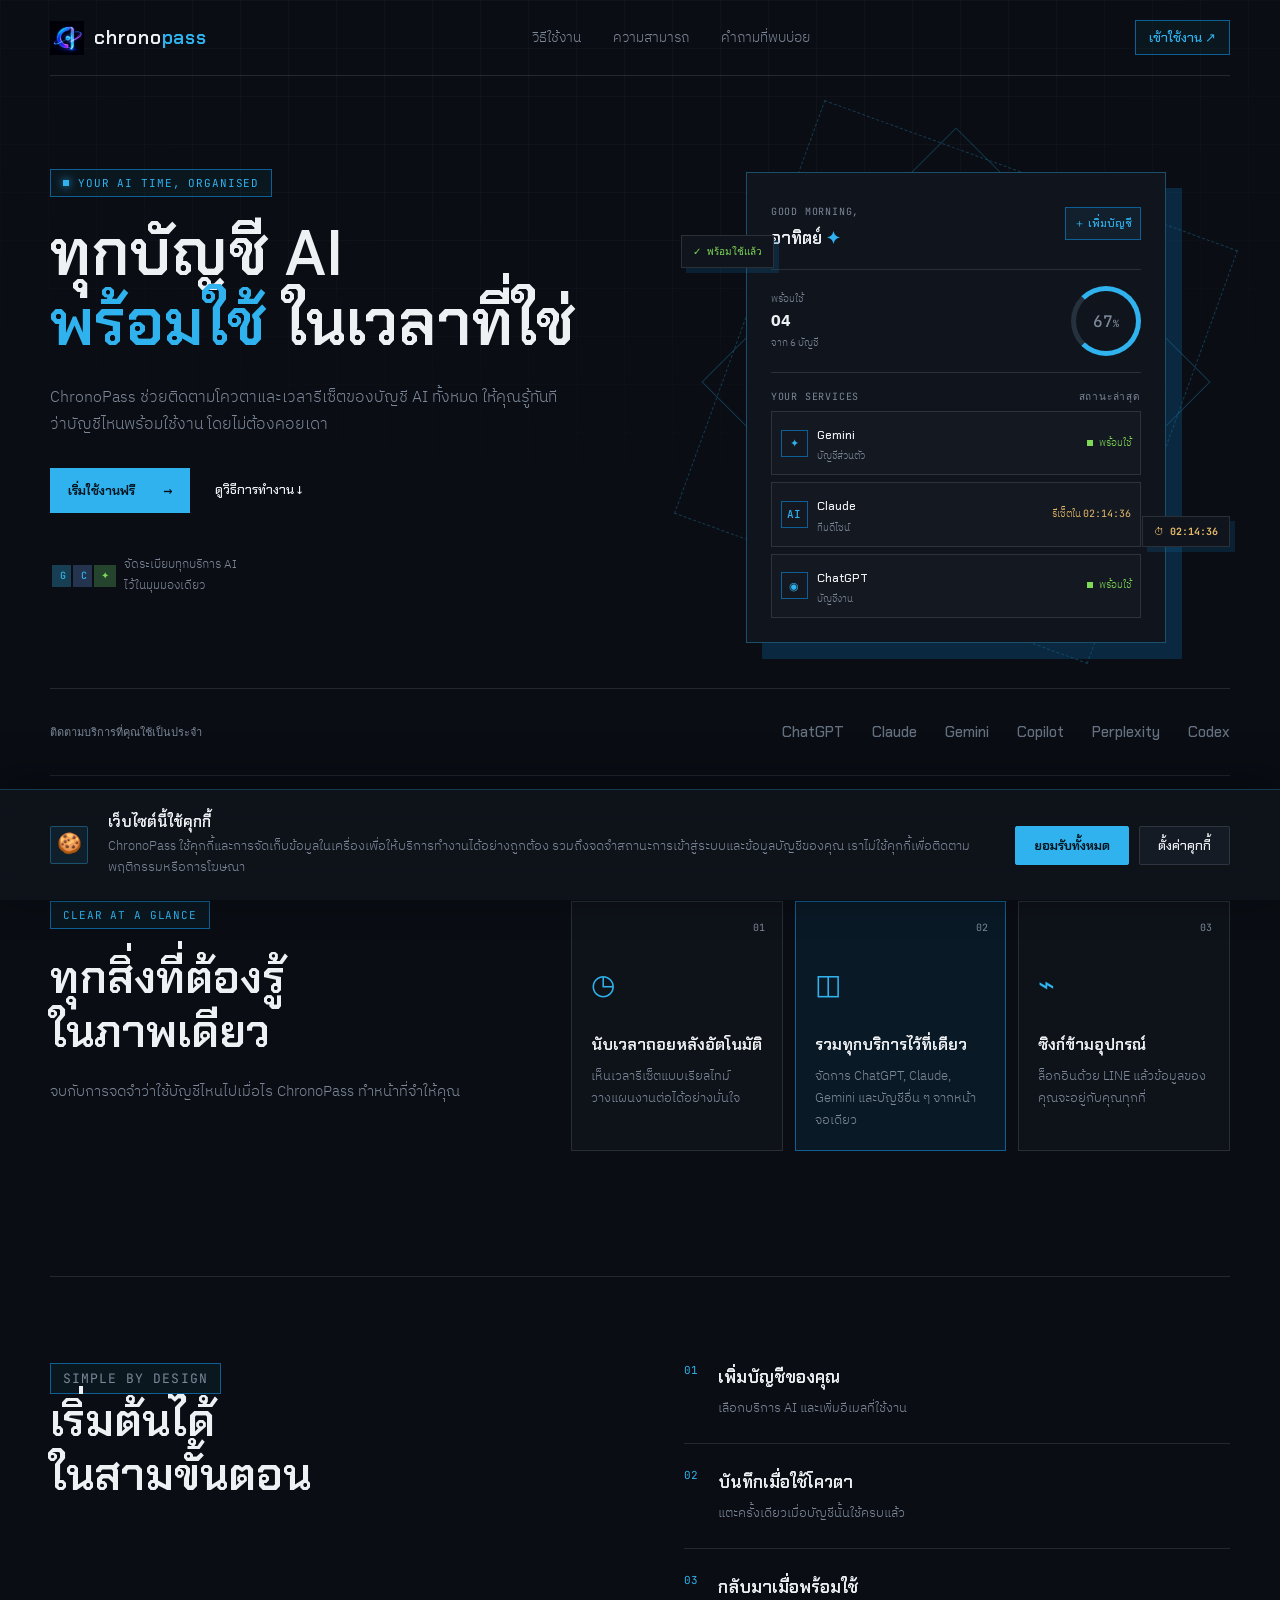
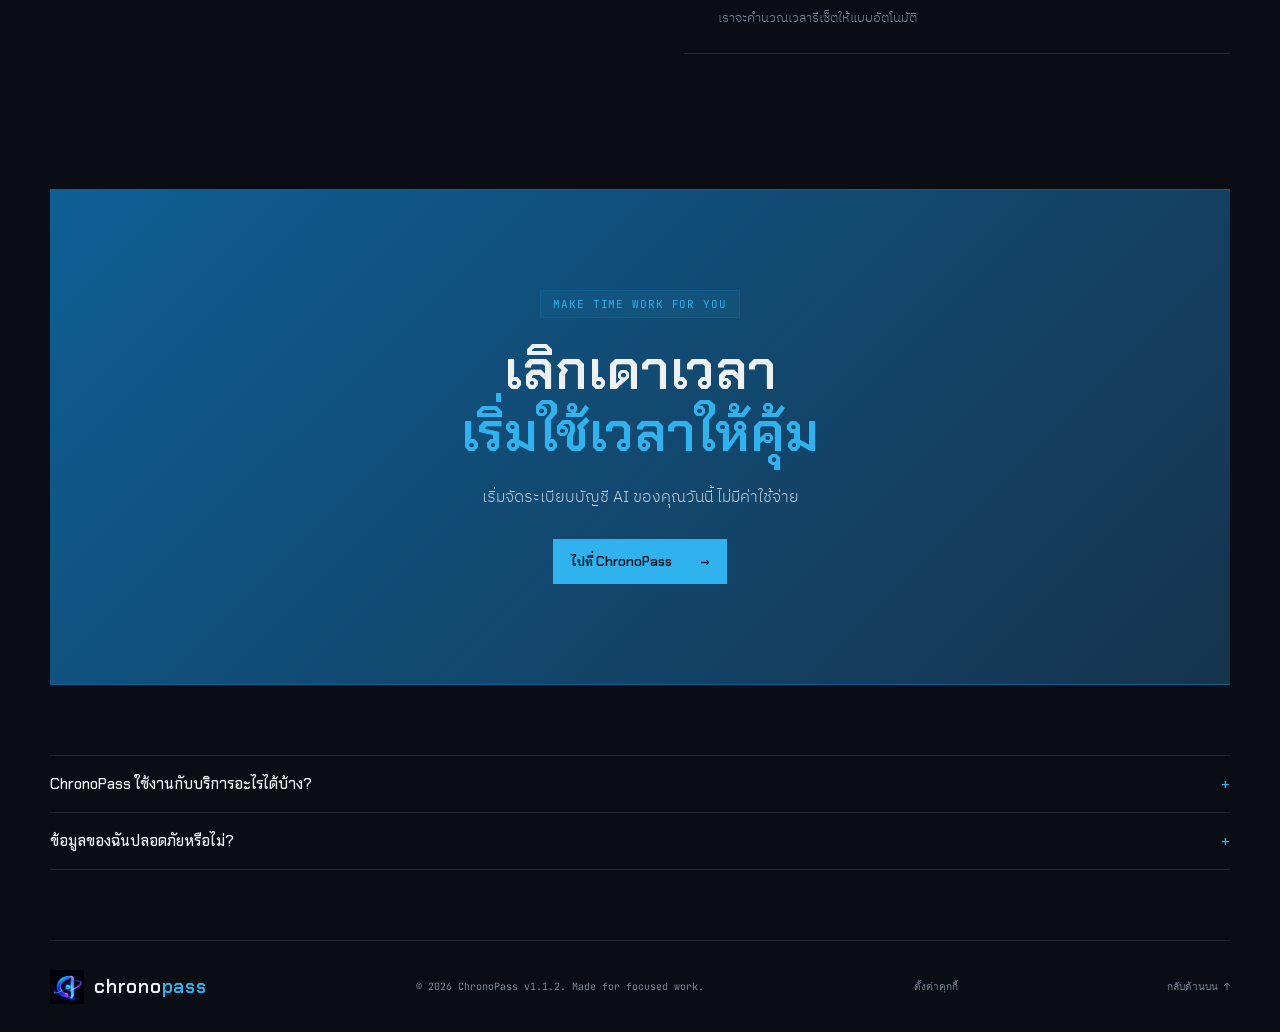
<file: index.html>
<!doctype html>
<html lang="th">
  <head>
    <meta charset="utf-8" />
    <meta name="viewport" content="width=device-width, initial-scale=1" />
    <meta name="theme-color" content="#0a0d13" />
    <meta name="apple-mobile-web-app-capable" content="yes" />
    <meta name="apple-mobile-web-app-status-bar-style" content="black-translucent" />
    <meta name="apple-mobile-web-app-title" content="ChronoPass" />
    <meta
      name="description"
      content="ChronoPass — ผู้ช่วยจัดการเวลาพร้อมใช้ของบัญชี AI ทุกบัญชี"
    />
    <title>ChronoPass — ทุกช่วงเวลาที่พร้อมใช้</title>
    <link rel="icon" type="image/png" sizes="32x32" href="assets/images/favicon-32.png?v=1.1.2" />
    <link rel="icon" type="image/png" href="assets/images/icon-192.png?v=1.1.2" />
    <link rel="apple-touch-icon" sizes="180x180" href="assets/images/apple-touch-icon.png?v=1.1.2" />
    <link rel="apple-touch-icon" href="assets/images/apple-touch-icon.png?v=1.1.2" />
    <link rel="manifest" href="site.webmanifest?v=1.1.2" />
    <link rel="preconnect" href="https://fonts.googleapis.com" />
    <link rel="preconnect" href="https://fonts.gstatic.com" crossorigin />
    <link
      href="https://fonts.googleapis.com/css2?family=Chakra+Petch:wght@400;500;600;700&family=IBM+Plex+Sans+Thai:wght@300;400;500;600&family=JetBrains+Mono:wght@400;500&display=swap"
      rel="stylesheet"
    />
    <link rel="stylesheet" href="assets/css/landing.css" />
    <link rel="stylesheet" href="assets/css/cookie-consent.css" />
  </head>
  <body>
    <div class="grid-bg"></div>
    <header class="nav container">
      <a class="brand" href="#top" aria-label="ChronoPass home">
        <img
          src="assets/images/Chronopass.png"
          alt=""
          width="34"
          height="34"
          style="object-fit: contain"
        />
        <span>chrono<span>pass</span></span></a
      >
      <nav aria-label="เมนูหลัก">
        <a href="#how-it-works">วิธีใช้งาน</a><a href="#features">ความสามารถ</a
        ><a href="#faq">คำถามที่พบบ่อย</a>
      </nav>
      <a class="nav-cta" href="home.html">เข้าใช้งาน <span>↗</span></a>
    </header>
    <main id="top">
      <section class="hero container">
        <div class="hero-copy">
          <div class="eyebrow">
            <span class="pulse"></span> YOUR AI TIME, ORGANISED
          </div>
          <h1>ทุกบัญชี AI<br /><em>พร้อมใช้</em> ในเวลาที่ใช่</h1>
          <p>
            ChronoPass ช่วยติดตามโควตาและเวลารีเซ็ตของบัญชี AI ทั้งหมด
            ให้คุณรู้ทันทีว่าบัญชีไหนพร้อมใช้งาน โดยไม่ต้องคอยเดา
          </p>
          <div class="hero-actions">
            <a class="button primary-button" href="home.html"
              >เริ่มใช้งานฟรี <span>→</span></a
            ><a class="text-link" href="#how-it-works"
              >ดูวิธีการทำงาน <span>↓</span></a
            >
          </div>
          <div class="trust">
            <div class="avatars"><b>G</b><b>C</b><b>✦</b></div>
            <span>จัดระเบียบทุกบริการ AI<br />ไว้ในมุมมองเดียว</span>
          </div>
        </div>
        <div class="hero-visual" aria-label="ตัวอย่างแดชบอร์ด ChronoPass">
          <div class="orbit orbit-one"></div>
          <div class="orbit orbit-two"></div>
          <div class="dashboard-card">
            <div class="card-top">
              <div>
                <small>GOOD MORNING,</small
                ><strong>อาทิตย์ <span>✦</span></strong>
              </div>
              <button>＋ เพิ่มบัญชี</button>
            </div>
            <div class="overview">
              <div>
                <span>พร้อมใช้</span><b>04</b><small>จาก 6 บัญชี</small>
              </div>
              <div class="ring">
                <span>67<small>%</small></span>
              </div>
            </div>
            <div class="dashboard-label">
              <span>YOUR SERVICES</span><span>สถานะล่าสุด</span>
            </div>
            <div class="service-row ready">
              <div class="service-icon gemini">✦</div>
              <div><b>Gemini</b><small>บัญชีส่วนตัว</small></div>
              <div class="status"><i></i> พร้อมใช้</div>
            </div>
            <div class="service-row waiting">
              <div class="service-icon claude">AI</div>
              <div><b>Claude</b><small>ทีมดีไซน์</small></div>
              <div class="timer">รีเซ็ตใน <b>02:14:36</b></div>
            </div>
            <div class="service-row ready">
              <div class="service-icon chatgpt">◉</div>
              <div><b>ChatGPT</b><small>บัญชีงาน</small></div>
              <div class="status"><i></i> พร้อมใช้</div>
            </div>
          </div>
          <div class="float-tag tag-one"><span>✓</span> พร้อมใช้แล้ว</div>
          <div class="float-tag tag-two">⏱ <b>02:14:36</b></div>
        </div>
      </section>
      <section class="logos container">
        <p>ติดตามบริการที่คุณใช้เป็นประจำ</p>
        <div>
          <span>ChatGPT</span><span>Claude</span><span>Gemini</span
          ><span>Copilot</span><span>Perplexity</span><span>Codex</span>
        </div>
      </section>
      <section class="section container" id="features">
        <div class="section-heading">
          <p class="eyebrow">CLEAR AT A GLANCE</p>
          <h2>ทุกสิ่งที่ต้องรู้<br />ในภาพเดียว</h2>
          <p>
            จบกับการจดจำว่าใช้บัญชีไหนไปเมื่อไร ChronoPass ทำหน้าที่จำให้คุณ
          </p>
        </div>
        <div class="feature-grid">
          <article>
            <span class="feature-number">01</span>
            <div class="feature-icon">◷</div>
            <h3>นับเวลาถอยหลังอัตโนมัติ</h3>
            <p>เห็นเวลารีเซ็ตแบบเรียลไทม์ วางแผนงานต่อได้อย่างมั่นใจ</p>
          </article>
          <article>
            <span class="feature-number">02</span>
            <div class="feature-icon">◫</div>
            <h3>รวมทุกบริการไว้ที่เดียว</h3>
            <p>จัดการ ChatGPT, Claude, Gemini และบัญชีอื่น ๆ จากหน้าจอเดียว</p>
          </article>
          <article>
            <span class="feature-number">03</span>
            <div class="feature-icon">⌁</div>
            <h3>ซิงก์ข้ามอุปกรณ์</h3>
            <p>ล็อกอินด้วย LINE แล้วข้อมูลของคุณจะอยู่กับคุณทุกที่</p>
          </article>
        </div>
      </section>
      <section class="steps container" id="how-it-works">
        <div class="steps-intro">
          <p class="eyebrow">SIMPLE BY DESIGN</p>
          <h2>เริ่มต้นได้<br />ในสามขั้นตอน</h2>
        </div>
        <ol>
          <li>
            <span>01</span>
            <div>
              <h3>เพิ่มบัญชีของคุณ</h3>
              <p>เลือกบริการ AI และเพิ่มอีเมลที่ใช้งาน</p>
            </div>
          </li>
          <li>
            <span>02</span>
            <div>
              <h3>บันทึกเมื่อใช้โควตา</h3>
              <p>แตะครั้งเดียวเมื่อบัญชีนั้นใช้ครบแล้ว</p>
            </div>
          </li>
          <li>
            <span>03</span>
            <div>
              <h3>กลับมาเมื่อพร้อมใช้</h3>
              <p>เราจะคำนวณเวลารีเซ็ตให้แบบอัตโนมัติ</p>
            </div>
          </li>
        </ol>
      </section>
      <section class="closing container">
        <p class="eyebrow">MAKE TIME WORK FOR YOU</p>
        <h2>เลิกเดาเวลา<br /><em>เริ่มใช้เวลาให้คุ้ม</em></h2>
        <p>เริ่มจัดระเบียบบัญชี AI ของคุณวันนี้ ไม่มีค่าใช้จ่าย</p>
        <a class="button primary-button" href="home.html"
          >ไปที่ ChronoPass <span>→</span></a
        >
      </section>
      <section class="faq container" id="faq">
        <details>
          <summary>
            ChronoPass ใช้งานกับบริการอะไรได้บ้าง?<span>+</span>
          </summary>
          <p>
            รองรับ ChatGPT, Claude, Gemini, GitHub Copilot, Perplexity และ Codex
            โดยเริ่มเพิ่มบัญชีได้ทันทีจากแดชบอร์ด
          </p>
        </details>
        <details>
          <summary>ข้อมูลของฉันปลอดภัยหรือไม่?<span>+</span></summary>
          <p>
            ความปลอดภัยของข้อมูลผู้ใช้ ChronoPass
            ให้ความสำคัญกับความเป็นส่วนตัวของคุณเป็นอันดับแรก
            เราไม่บันทึกหรือเข้าถึงรหัสผ่านใดๆ ของคุณทั้งสิ้น
            ระบบจะทำการจัดเก็บเพียงข้อมูลบัญชีและสถานะการใช้งานที่จำเป็นสำหรับการคำนวณเวลารีเซ็ตเท่านั้น
            เพื่อความปลอดภัยสูงสุดของผู้ใช้งาน
          </p>
        </details>
      </section>
    </main>
    <footer class="container">
      <a class="brand" href="#top"
        ><img
          src="assets/images/Chronopass.png"
          alt=""
          width="34"
          height="34"
          style="object-fit: contain"
        /><span>chrono<span>pass</span></span></a
      >
      <p>© 2026 ChronoPass v1.1.2. Made for focused work.</p>
      <a class="cookie-settings-link" href="javascript:void(0)" onclick="openCookieSettings()">ตั้งค่าคุกกี้</a>
      <a href="#top">กลับด้านบน ↑</a>
    </footer>
    <script src="assets/js/cookie-consent.js"></script>
    <script src="assets/js/landing.js"></script>
  </body>
</html>
</file>
<file: assets/css/landing.css>
:root {
  --bg: #0a0d13;
  --raised: #10141c;
  --blue: #2fb2ee;
  --blue-deep: #0e5f95;
  --ink: #eef1f4;
  --muted: #7c8798;
  --line: rgba(201, 211, 220, 0.14);
  --green: #7ed957;
}
* {
  box-sizing: border-box;
}
html {
  scroll-behavior: smooth;
}
body {
  margin: 0;
  background: var(--bg);
  color: var(--ink);
  font:
    300 16px/1.7 "IBM Plex Sans Thai",
    sans-serif;
  overflow-x: hidden;
}
a {
  color: inherit;
  text-decoration: none;
}
.container {
  width: min(1180px, calc(100% - 64px));
  margin: auto;
  position: relative;
  z-index: 1;
}
.grid-bg {
  position: fixed;
  inset: 0;
  z-index: 0;
  pointer-events: none;
  background-image:
    linear-gradient(rgba(201, 211, 220, 0.035) 1px, transparent 1px),
    linear-gradient(90deg, rgba(201, 211, 220, 0.035) 1px, transparent 1px);
  background-size: 48px 48px;
  mask-image: radial-gradient(
    ellipse 80% 60% at 50% 0%,
    #000 40%,
    transparent 100%
  );
}
.nav {
  height: 76px;
  display: flex;
  align-items: center;
  justify-content: space-between;
  border-bottom: 1px solid var(--line);
  z-index: 2;
}
.brand {
  display: flex;
  align-items: center;
  gap: 10px;
  font: 600 19px "Chakra Petch";
  letter-spacing: 0.04em;
}
.brand > span:last-child span {
  color: var(--blue);
}
.brand-mark {
  width: 30px;
  height: 30px;
  border: 1px solid var(--blue);
  display: flex;
  align-items: center;
  justify-content: center;
  gap: 3px;
}
.brand-mark i {
  width: 3px;
  height: 10px;
  background: var(--blue);
}
.brand-mark i:nth-child(2) {
  height: 17px;
}
.brand-mark i:nth-child(3) {
  height: 7px;
}
.nav nav {
  display: flex;
  gap: 32px;
}
.nav nav a {
  color: var(--muted);
  font-size: 14px;
}
.nav nav a:hover {
  color: var(--ink);
}
.nav-cta {
  border: 1px solid var(--blue-deep);
  padding: 8px 13px;
  color: var(--blue);
  font: 500 13px "Chakra Petch";
  background: rgba(47, 178, 238, 0.06);
}
.hero {
  min-height: 600px;
  display: grid;
  grid-template-columns: 1fr 0.96fr;
  gap: 60px;
  align-items: center;
  padding: 92px 0;
}
.eyebrow {
  display: inline-flex;
  gap: 9px;
  align-items: center;
  color: var(--blue);
  border: 1px solid var(--blue-deep);
  background: rgba(47, 178, 238, 0.06);
  padding: 6px 12px;
  margin: 0 0 22px;
  font: 400 11px "JetBrains Mono";
  letter-spacing: 0.08em;
}
.pulse {
  width: 6px;
  height: 6px;
  background: var(--blue);
  box-shadow: 0 0 8px var(--blue);
}
h1,
h2,
h3 {
  font-family: "Chakra Petch";
  font-weight: 600;
}
.hero h1 {
  font-size: clamp(40px, 5vw, 64px);
  line-height: 1.1;
  margin: 0;
}
.hero h1 em,
.closing h2 em {
  font-style: normal;
  color: var(--blue);
}
.hero-copy > p {
  max-width: 510px;
  color: var(--muted);
  margin: 24px 0 30px;
}
.hero-actions {
  display: flex;
  gap: 25px;
  align-items: center;
}
.button {
  display: inline-flex;
  gap: 28px;
  align-items: center;
  padding: 13px 17px;
  border: 1px solid var(--blue);
  background: var(--blue);
  color: #04121c;
  font: 600 13px "Chakra Petch";
}
.text-link {
  border-bottom: 1px solid var(--steel);
  padding-bottom: 2px;
  font: 500 13px "Chakra Petch";
}
.trust {
  display: flex;
  gap: 11px;
  align-items: center;
  margin-top: 42px;
  color: var(--muted);
  font-size: 12px;
}
.avatars {
  display: flex;
}
.avatars b {
  display: grid;
  place-items: center;
  width: 26px;
  height: 26px;
  margin-right: -5px;
  border: 2px solid var(--bg);
  background: #173e52;
  color: var(--blue);
  font: 500 10px "JetBrains Mono";
}
.avatars b:nth-child(2) {
  background: #24334e;
}
.avatars b:nth-child(3) {
  background: #24442d;
  color: var(--green);
}
.hero-visual {
  position: relative;
  height: 420px;
  display: grid;
  place-items: center;
}
.dashboard-card {
  position: relative;
  z-index: 2;
  width: min(420px, 95%);
  padding: 24px;
  background: var(--raised);
  border: 1px solid rgba(47, 178, 238, 0.38);
  box-shadow: 16px 16px 0 rgba(14, 95, 149, 0.35);
}
.card-top,
.overview,
.dashboard-label {
  display: flex;
  justify-content: space-between;
  align-items: center;
}
.card-top small,
.dashboard-label {
  font: 400 10px "JetBrains Mono";
  letter-spacing: 0.08em;
  color: var(--muted);
}
.card-top strong {
  display: block;
  margin-top: 3px;
  font: 600 17px "Chakra Petch";
}
.card-top strong span {
  color: var(--blue);
}
.card-top button {
  border: 1px solid var(--blue-deep);
  background: rgba(47, 178, 238, 0.08);
  color: var(--blue);
  padding: 8px;
  font: 500 11px "Chakra Petch";
}
.overview {
  border-top: 1px solid var(--line);
  border-bottom: 1px solid var(--line);
  margin: 20px 0 16px;
  padding: 16px 0;
}
.overview span,
.overview small,
.service-row small {
  display: block;
  color: var(--muted);
  font-size: 10px;
}
.overview > b {
  font: 600 43px/1 "Chakra Petch";
  color: var(--blue);
}
.ring {
  display: grid;
  place-items: center;
  width: 70px;
  height: 70px;
  border: 5px solid var(--blue);
  border-left-color: #26313e;
  border-radius: 50%;
}
.ring span {
  font: 500 16px "JetBrains Mono";
}
.ring small {
  display: inline;
}
.service-row {
  display: grid;
  grid-template-columns: 28px 1fr auto;
  gap: 8px;
  align-items: center;
  padding: 9px;
  margin-top: 7px;
  border: 1px solid var(--line);
  background: rgba(255, 255, 255, 0.015);
}
.service-row b {
  font: 500 12px "Chakra Petch";
}
.service-icon {
  display: grid;
  place-items: center;
  width: 27px;
  height: 27px;
  border: 1px solid var(--blue-deep);
  color: var(--blue);
  font: 500 11px "JetBrains Mono";
}
.status,
.timer {
  font-size: 10px;
  color: var(--green);
}
.status i {
  display: inline-block;
  width: 6px;
  height: 6px;
  margin-right: 4px;
  background: var(--green);
}
.timer {
  color: #e7bb6b;
}
.timer b {
  font: 400 10px "JetBrains Mono";
}
.orbit {
  position: absolute;
  width: 360px;
  height: 360px;
  border: 1px solid rgba(47, 178, 238, 0.28);
  z-index: 1;
}
.orbit-one {
  transform: rotate(45deg);
}
.orbit-two {
  width: 440px;
  height: 440px;
  border-style: dashed;
  transform: rotate(20deg);
}
.float-tag {
  position: absolute;
  z-index: 3;
  padding: 8px 11px;
  border: 1px solid var(--line);
  background: var(--raised);
  box-shadow: 5px 5px 0 rgba(14, 95, 149, 0.25);
  font: 400 10px "JetBrains Mono";
}
.tag-one {
  top: 63px;
  left: 0;
  color: var(--green);
}
.tag-two {
  right: 0;
  bottom: 45px;
  color: #e7bb6b;
}
.logos {
  display: flex;
  justify-content: space-between;
  align-items: center;
  border-top: 1px solid var(--line);
  border-bottom: 1px solid var(--line);
  padding: 23px 0;
}
.logos p {
  font: 400 11px "JetBrains Mono";
  color: var(--muted);
}
.logos div {
  display: flex;
  gap: 28px;
}
.logos span {
  font: 500 15px "Chakra Petch";
  color: #657181;
}
.section {
  display: grid;
  grid-template-columns: 0.8fr 1.2fr;
  gap: 82px;
  padding: 125px 0;
}
.section-heading h2,
.steps h2 {
  font-size: 45px;
  line-height: 1.2;
  margin: 0;
}
.section-heading > p:last-child {
  margin-top: 20px;
  color: var(--muted);
  font-size: 15px;
}
.feature-grid {
  display: grid;
  grid-template-columns: repeat(3, 1fr);
  gap: 12px;
}
.feature-grid article {
  position: relative;
  min-height: 245px;
  padding: 19px;
  border: 1px solid var(--line);
  background: rgba(16, 20, 28, 0.75);
}
.feature-grid article:nth-child(2) {
  border-color: var(--blue-deep);
  background: rgba(14, 95, 149, 0.15);
}
.feature-number {
  position: absolute;
  right: 17px;
  color: var(--muted);
  font: 400 10px "JetBrains Mono";
}
.feature-icon {
  margin-top: 42px;
  color: var(--blue);
  font-size: 28px;
}
.feature-grid h3 {
  margin: 20px 0 7px;
  font-size: 16px;
}
.feature-grid p,
.steps p {
  margin: 0;
  color: var(--muted);
  font-size: 13px;
}
.steps {
  display: grid;
  grid-template-columns: 1fr 1fr;
  gap: 88px;
  border-top: 1px solid var(--line);
  padding: 86px 0;
}
.steps ol {
  list-style: none;
  margin: 0;
  padding: 0;
}
.steps li {
  display: flex;
  gap: 20px;
  border-bottom: 1px solid var(--line);
  padding-bottom: 24px;
  margin-bottom: 24px;
}
.steps li > span {
  color: var(--blue);
  font: 400 11px "JetBrains Mono";
}
.steps h3 {
  margin: 0 0 5px;
  font-size: 17px;
}
.closing {
  margin-top: 25px;
  padding: 100px 20px;
  text-align: center;
  background: linear-gradient(135deg, #0e5f95, #16334c);
  border-block: 1px solid var(--blue-deep);
}
.closing .eyebrow {
  justify-content: center;
}
.closing h2 {
  margin: 0;
  font-size: 54px;
  line-height: 1.15;
}
.closing > p:not(.eyebrow) {
  margin: 20px 0 28px;
  color: #bdcfdb;
}
.faq {
  padding: 70px 0;
}
.faq details {
  border-top: 1px solid var(--line);
  padding: 18px 0;
}
.faq details:last-child {
  border-bottom: 1px solid var(--line);
}
.faq summary {
  display: flex;
  justify-content: space-between;
  cursor: pointer;
  list-style: none;
  font: 500 15px "Chakra Petch";
}
.faq summary span {
  color: var(--blue);
}
.faq details p {
  max-width: 680px;
  color: var(--muted);
  font-size: 14px;
}
footer {
  position: relative;
  z-index: 1;
  display: flex;
  justify-content: space-between;
  align-items: center;
  min-height: 92px;
  border-top: 1px solid var(--line);
}
footer p,
footer > a:last-child {
  color: var(--muted);
  font: 400 10px "JetBrains Mono";
}
@media (max-width: 800px) {
  .container {
    width: min(100% - 40px, 600px);
  }
  .nav {
    height: 68px;
  }
  .nav nav {
    display: none;
  }
  .hero {
    grid-template-columns: 1fr;
    gap: 34px;
    padding: 64px 0 44px;
  }
  .hero-visual {
    height: 380px;
  }
  .orbit-two {
    width: 380px;
    height: 380px;
  }
  .logos {
    display: block;
  }
  .logos div {
    flex-wrap: wrap;
    gap: 9px 20px;
  }
  .section,
  .steps {
    grid-template-columns: 1fr;
    gap: 36px;
    padding: 75px 0;
  }
  .feature-grid {
    grid-template-columns: 1fr;
  }
  .feature-grid article {
    min-height: 180px;
  }
  .feature-icon {
    margin-top: 18px;
  }
  .closing {
    padding: 74px 20px;
  }
  .closing h2 {
    font-size: 42px;
  }
  footer {
    align-items: flex-start;
    flex-wrap: wrap;
    gap: 15px;
    padding: 25px 0;
  }
}
@media (max-width: 400px) {
  .hero h1 {
    font-size: 40px;
  }
  .hero-visual {
    height: 340px;
  }
  .orbit {
    width: 295px;
    height: 295px;
  }
  .orbit-two {
    width: 340px;
    height: 340px;
  }
  .dashboard-card {
    padding: 15px;
  }
  .timer {
    display: none;
  }
}
</file>
<file: assets/css/cookie-consent.css>
/* ============================================
   ChronoPass — Cookie Consent Banner & Modal
   PDPA Compliance
   ============================================ */

/* ---- Banner (fixed bottom bar) ---- */
.cookie-banner {
  position: fixed;
  bottom: 0;
  left: 0;
  right: 0;
  z-index: 9000;
  padding: 22px 28px;
  background: rgba(16, 20, 28, 0.92);
  backdrop-filter: blur(18px);
  -webkit-backdrop-filter: blur(18px);
  border-top: 1px solid rgba(47, 178, 238, 0.25);
  box-shadow: 0 -8px 32px rgba(4, 7, 12, 0.6);
  transform: translateY(100%);
  opacity: 0;
  transition:
    transform 0.45s cubic-bezier(0.22, 1, 0.36, 1),
    opacity 0.35s ease;
  pointer-events: none;
}

.cookie-banner.visible {
  transform: translateY(0);
  opacity: 1;
  pointer-events: auto;
}

.cookie-banner-inner {
  display: flex;
  align-items: center;
  gap: 20px;
  max-width: 1180px;
  margin: 0 auto;
}

.cookie-banner-icon {
  flex-shrink: 0;
  width: 38px;
  height: 38px;
  display: grid;
  place-items: center;
  border: 1px solid rgba(47, 178, 238, 0.35);
  background: rgba(47, 178, 238, 0.08);
  color: var(--blue, #2fb2ee);
  font-size: 20px;
  border-radius: 2px;
}

.cookie-banner-text {
  flex: 1;
  min-width: 0;
}

.cookie-banner-text h3 {
  margin: 0 0 4px;
  font: 600 15px "Chakra Petch", sans-serif;
  color: var(--ink, #eef1f4);
}

.cookie-banner-text p {
  margin: 0;
  color: var(--muted, #7c8798);
  font-size: 13px;
  line-height: 1.6;
}

.cookie-banner-actions {
  display: flex;
  gap: 10px;
  flex-shrink: 0;
}

.cookie-btn {
  padding: 10px 18px;
  border: 1px solid var(--line, rgba(201, 211, 220, 0.14));
  background: var(--raised-2, #151b25);
  color: var(--ink, #eef1f4);
  border-radius: 2px;
  cursor: pointer;
  font: 500 13px "Chakra Petch", sans-serif;
  transition: 0.2s;
  white-space: nowrap;
}

.cookie-btn:hover {
  border-color: var(--blue, #2fb2ee);
  color: var(--blue, #2fb2ee);
  transform: translateY(-1px);
}

.cookie-btn-accept {
  color: #04121c;
  background: var(--blue, #2fb2ee);
  border-color: var(--blue, #2fb2ee);
  font-weight: 600;
}

.cookie-btn-accept:hover {
  background: #61c6f4;
  color: #04121c;
}

/* ---- Settings Modal ---- */
.cookie-modal-overlay {
  position: fixed;
  inset: 0;
  z-index: 9100;
  display: grid;
  place-items: center;
  opacity: 0;
  pointer-events: none;
  transition: opacity 0.3s ease;
}

.cookie-modal-overlay.visible {
  opacity: 1;
  pointer-events: auto;
}

.cookie-modal-backdrop {
  position: absolute;
  inset: 0;
  background: rgba(4, 7, 12, 0.82);
  backdrop-filter: blur(6px);
  -webkit-backdrop-filter: blur(6px);
}

.cookie-modal {
  position: relative;
  width: min(92vw, 540px);
  max-height: 85vh;
  overflow-y: auto;
  padding: 28px;
  background: var(--raised, #10141c);
  border: 1px solid var(--blue-deep, #0e5f95);
  box-shadow: 14px 14px 0 rgba(14, 95, 149, 0.3);
  border-radius: 2px;
  transform: translateY(20px);
  transition: transform 0.35s cubic-bezier(0.22, 1, 0.36, 1);
}

.cookie-modal-overlay.visible .cookie-modal {
  transform: translateY(0);
}

.cookie-modal-header {
  display: flex;
  justify-content: space-between;
  align-items: center;
  margin-bottom: 20px;
}

.cookie-modal-header h2 {
  margin: 0;
  font: 600 20px "Chakra Petch", sans-serif;
  color: var(--ink, #eef1f4);
}

.cookie-modal-close {
  width: 34px;
  height: 34px;
  padding: 0;
  border: 1px solid var(--line, rgba(201, 211, 220, 0.14));
  background: transparent;
  color: var(--muted, #7c8798);
  font-size: 20px;
  cursor: pointer;
  border-radius: 2px;
  transition: 0.2s;
  display: grid;
  place-items: center;
}

.cookie-modal-close:hover {
  border-color: var(--blue, #2fb2ee);
  color: var(--blue, #2fb2ee);
}

.cookie-modal-intro {
  margin: 0 0 22px;
  color: var(--muted, #7c8798);
  font-size: 13px;
  line-height: 1.7;
}

/* ---- Category items ---- */
.cookie-category {
  padding: 18px 16px;
  border: 1px solid var(--line, rgba(201, 211, 220, 0.14));
  background: rgba(255, 255, 255, 0.015);
  margin-bottom: 10px;
  transition: border-color 0.2s;
}

.cookie-category:hover {
  border-color: rgba(47, 178, 238, 0.35);
}

.cookie-category-header {
  display: flex;
  justify-content: space-between;
  align-items: center;
  gap: 14px;
}

.cookie-category-info {
  flex: 1;
  min-width: 0;
}

.cookie-category-info h4 {
  margin: 0 0 3px;
  font: 500 14px "Chakra Petch", sans-serif;
  color: var(--ink, #eef1f4);
}

.cookie-category-info p {
  margin: 0;
  color: var(--muted, #7c8798);
  font-size: 12px;
  line-height: 1.55;
}

.cookie-category-badge {
  flex-shrink: 0;
  padding: 4px 9px;
  border: 1px solid rgba(126, 217, 87, 0.4);
  color: var(--green, #7ed957);
  background: rgba(126, 217, 87, 0.07);
  font: 400 10px "JetBrains Mono", monospace;
  letter-spacing: 0.04em;
  white-space: nowrap;
}

/* ---- Toggle switch ---- */
.cookie-toggle {
  position: relative;
  flex-shrink: 0;
  width: 44px;
  height: 24px;
}

.cookie-toggle input {
  opacity: 0;
  width: 0;
  height: 0;
  position: absolute;
}

.cookie-toggle-track {
  position: absolute;
  inset: 0;
  background: rgba(201, 211, 220, 0.14);
  border: 1px solid rgba(201, 211, 220, 0.2);
  border-radius: 12px;
  cursor: pointer;
  transition: 0.25s;
}

.cookie-toggle-track::after {
  content: "";
  position: absolute;
  top: 3px;
  left: 3px;
  width: 16px;
  height: 16px;
  background: var(--muted, #7c8798);
  border-radius: 50%;
  transition: 0.25s;
}

.cookie-toggle input:checked + .cookie-toggle-track {
  background: rgba(47, 178, 238, 0.2);
  border-color: var(--blue, #2fb2ee);
}

.cookie-toggle input:checked + .cookie-toggle-track::after {
  transform: translateX(20px);
  background: var(--blue, #2fb2ee);
}

/* ---- Data table within category ---- */
.cookie-data-list {
  margin: 12px 0 0;
  padding: 0;
  list-style: none;
}

.cookie-data-list li {
  display: flex;
  justify-content: space-between;
  gap: 8px;
  padding: 6px 0;
  border-bottom: 1px solid rgba(201, 211, 220, 0.06);
  font-size: 11px;
  color: var(--muted, #7c8798);
}

.cookie-data-list li:last-child {
  border-bottom: none;
}

.cookie-data-key {
  font-family: "JetBrains Mono", monospace;
  color: var(--blue, #2fb2ee);
  word-break: break-all;
}

/* ---- Modal actions ---- */
.cookie-modal-actions {
  display: flex;
  justify-content: flex-end;
  gap: 10px;
  margin-top: 22px;
}

/* ---- Footer cookie link ---- */
.cookie-settings-link {
  cursor: pointer;
  color: var(--muted, #7c8798);
  font: 400 10px "JetBrains Mono", monospace;
  text-decoration: none;
  border-bottom: 1px solid transparent;
  transition: 0.2s;
}

.cookie-settings-link:hover {
  color: var(--blue, #2fb2ee);
  border-bottom-color: var(--blue, #2fb2ee);
}

/* ---- Responsive ---- */
@media (max-width: 700px) {
  .cookie-banner {
    padding: 18px 20px;
  }

  .cookie-banner-inner {
    flex-direction: column;
    align-items: stretch;
    gap: 14px;
  }

  .cookie-banner-icon {
    display: none;
  }

  .cookie-banner-actions {
    flex-direction: column;
  }

  .cookie-btn {
    text-align: center;
    padding: 12px 18px;
  }

  .cookie-modal {
    padding: 22px 18px;
  }
}
</file>
